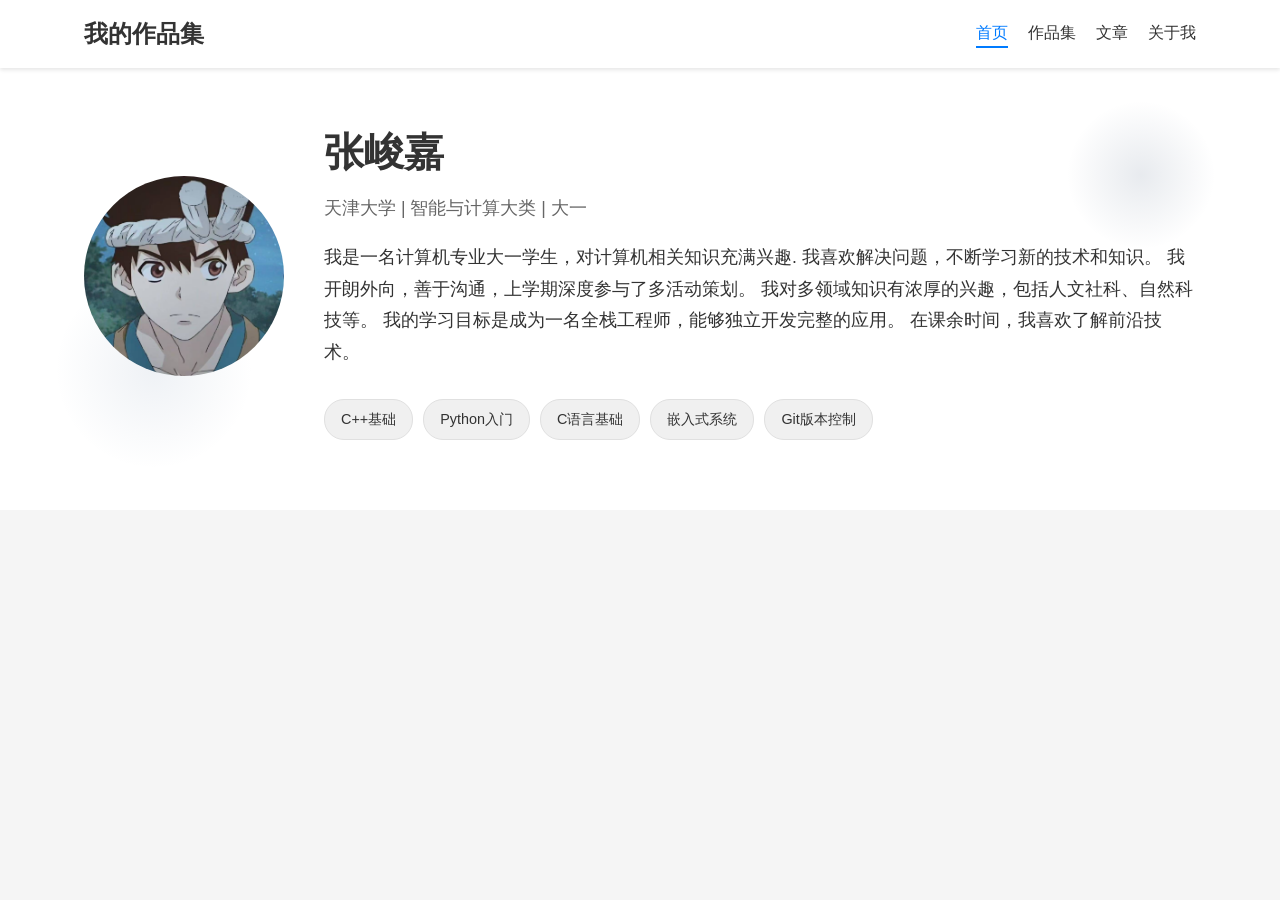
<file: index.html>
<!DOCTYPE html>
<html lang="zh-CN">
<head>
    <meta charset="UTF-8">
    <meta name="viewport" content="width=device-width, initial-scale=1.0">
    <title>个人作品集</title>
    <link rel="stylesheet" href="css/style.css">
</head>
<body>
    <!-- 导航栏 -->
    <nav class="navbar">
        <div class="container">
            <a href="index.html" class="logo">我的作品集</a>
            <div class="nav-links">
                <a href="index.html" class="active">首页</a>
                <a href="portfolio.html">作品集</a>
                <a href="articles.html">文章</a>
                <a href="about.html">关于我</a>
            </div>
        </div>
    </nav>

    <!-- 个人简介部分 -->
    <section class="profile">
        <div class="profile-decoration"></div>
        <div class="container">
            <div class="profile-content">
                <div class="profile-image">
                    <img src="images/头像2.jpg" alt="头像" class="avatar">
                </div>
                <div class="profile-info">
                    <h1>张峻嘉</h1>
                    <p class="school">天津大学 | 智能与计算大类 | 大一</p>
                    <p class="description">
                        我是一名计算机专业大一学生，对计算机相关知识充满兴趣.
                        我喜欢解决问题，不断学习新的技术和知识。
                        我开朗外向，善于沟通，上学期深度参与了多活动策划。
                        我对多领域知识有浓厚的兴趣，包括人文社科、自然科技等。
                        我的学习目标是成为一名全栈工程师，能够独立开发完整的应用。
                        在课余时间，我喜欢了解前沿技术。
                    </p>
                    <div class="skills">
                        <span class="skill-tag">C++基础</span>
                        <span class="skill-tag">Python入门</span>
                        <span class="skill-tag">C语言基础</span>
                        <span class="skill-tag">嵌入式系统</span>   
                        <span class="skill-tag">Git版本控制</span>
                    </div>
                </div>
            </div>
        </div>
    </section>

    <script src="js/script.js"></script>
</body>
</html>
</file>
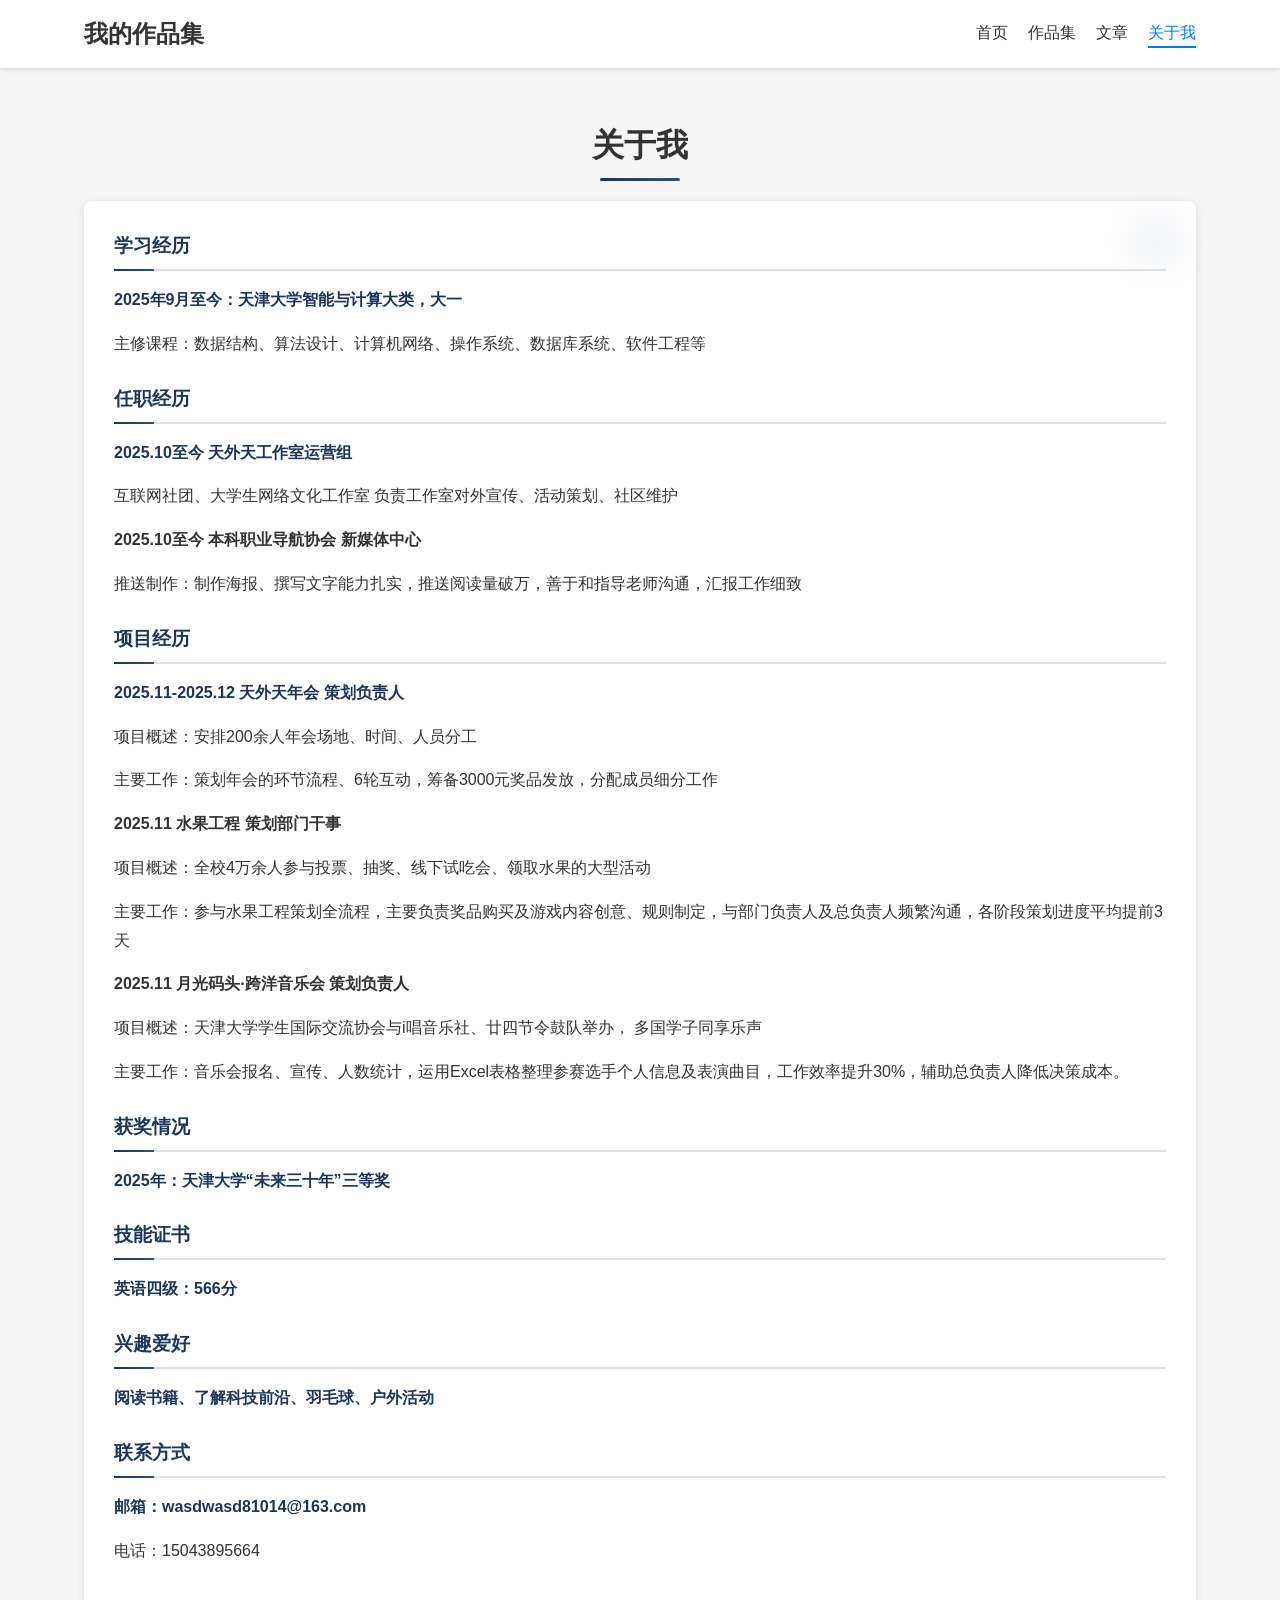
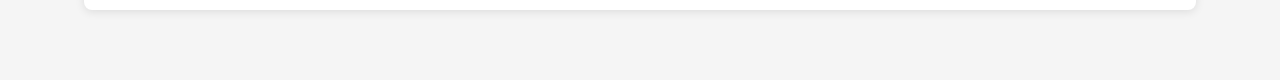
<file: about.html>
<!DOCTYPE html>
<html lang="zh-CN">
<head>
    <meta charset="UTF-8">
    <meta name="viewport" content="width=device-width, initial-scale=1.0">
    <title>关于我</title>
    <link rel="stylesheet" href="css/style.css">
</head>
<body>
    <!-- 导航栏 -->
    <nav class="navbar">
        <div class="container">
            <a href="index.html" class="logo">我的作品集</a>
            <div class="nav-links">
                <a href="index.html">首页</a>
                <a href="portfolio.html">作品集</a>
                <a href="articles.html">文章</a>
                <a href="about.html" class="active">关于我</a>
            </div>
        </div>
    </nav>

    <!-- 关于我部分 -->
    <section class="about">
        <div class="about-decoration"></div>
        <div class="container">
            <h2>关于我</h2>
            <div class="about-content">
                <h3>学习经历</h3>
                <p>2025年9月至今：天津大学智能与计算大类，大一</p>
                <p>主修课程：数据结构、算法设计、计算机网络、操作系统、数据库系统、软件工程等</p>
                
                <h3>任职经历</h3>
                <p>2025.10至今 天外天工作室运营组</p>
                <p>互联网社团、大学生网络文化工作室 负责工作室对外宣传、活动策划、社区维护</p>
                <p class="bold-blue">2025.10至今 本科职业导航协会 新媒体中心</p>
                <p>推送制作：制作海报、撰写文字能力扎实，推送阅读量破万，善于和指导老师沟通，汇报工作细致</p>

                <h3>项目经历</h3>
                <p>2025.11-2025.12 天外天年会 策划负责人</p>
                <p>项目概述：安排200余人年会场地、时间、人员分工</p>
                <p>主要工作：策划年会的环节流程、6轮互动，筹备3000元奖品发放，分配成员细分工作</p>
                <p class="bold-blue">2025.11 水果工程 策划部门干事</p>
                <p>项目概述：全校4万余人参与投票、抽奖、线下试吃会、领取水果的大型活动</p>
                <p>主要工作：参与水果工程策划全流程，主要负责奖品购买及游戏内容创意、规则制定，与部门负责人及总负责人频繁沟通，各阶段策划进度平均提前3天</p>
                <p class="bold-blue">2025.11 月光码头·跨洋音乐会 策划负责人</p>
                <p>项目概述：天津大学学生国际交流协会与i唱音乐社、廿四节令鼓队举办， 多国学子同享乐声 </p>
                <p>主要工作：音乐会报名、宣传、人数统计，运用Excel表格整理参赛选手个人信息及表演曲目，工作效率提升30%，辅助总负责人降低决策成本。</p>
                <p></p>
                
                <h3>获奖情况</h3>
                <p>2025年：天津大学“未来三十年”三等奖</p>
                
                <h3>技能证书</h3>
                <p>英语四级：566分</p>

                <h3>兴趣爱好</h3>
                <p>阅读书籍、了解科技前沿、羽毛球、户外活动</p>
                
                <h3>联系方式</h3>
                <p>邮箱：wasdwasd81014@163.com</p>
                <p>电话：15043895664</p>
            </div>
        </div>
    </section>

    <script src="js/script.js"></script>
</body>
</html>
</file>
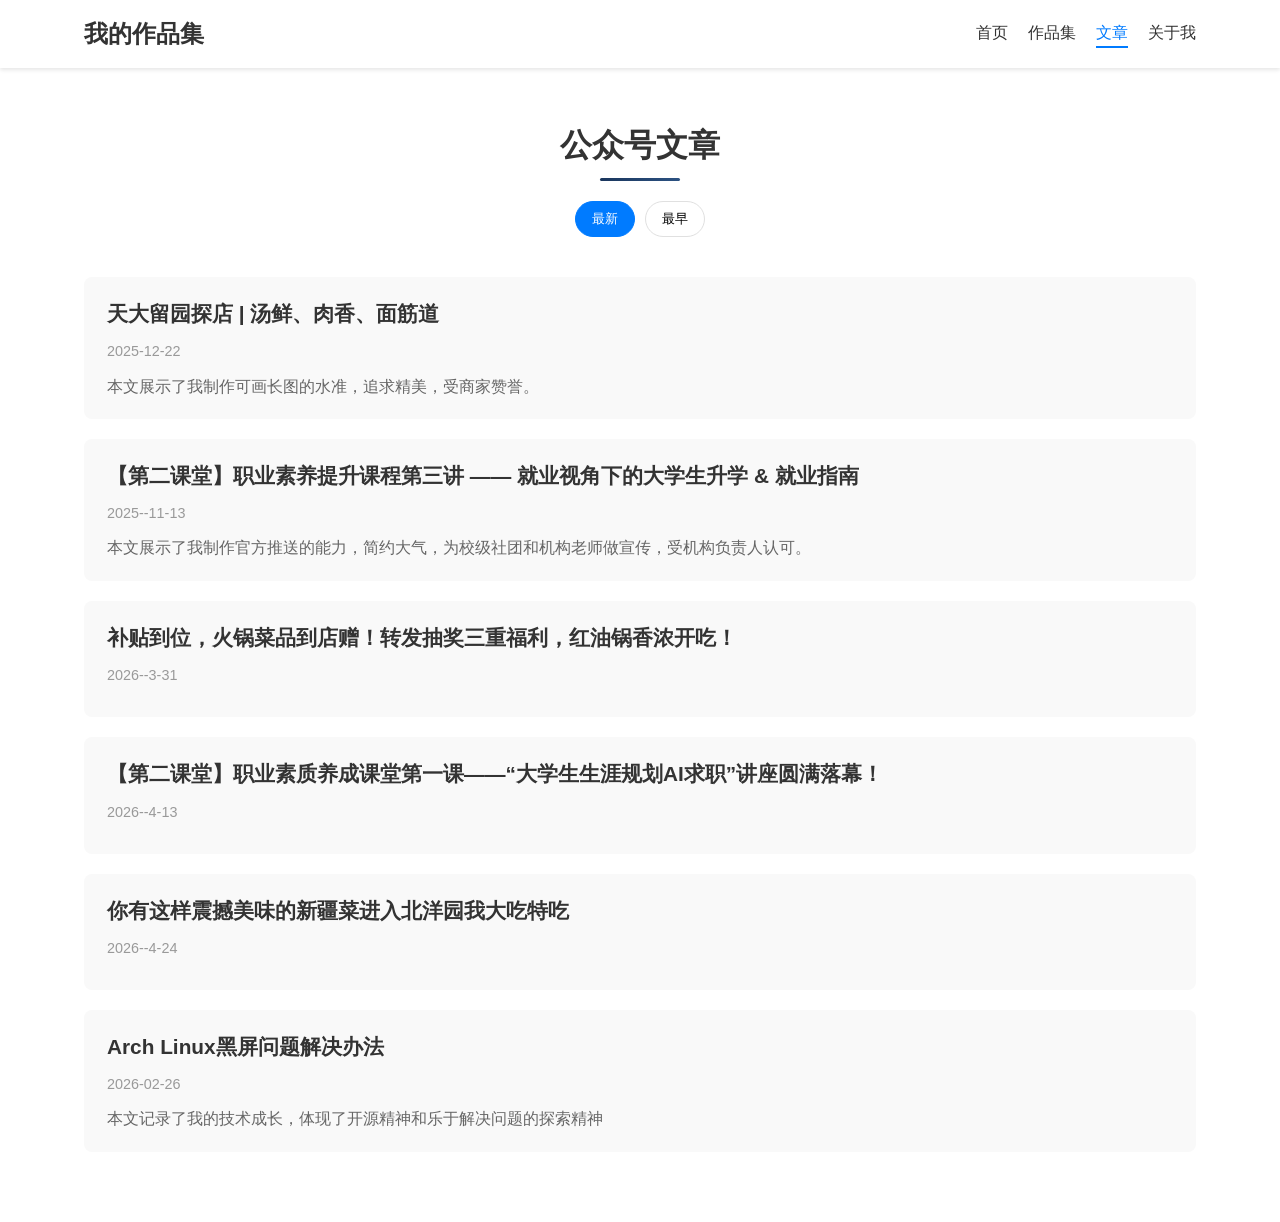
<file: articles.html>
<!DOCTYPE html>
<html lang="zh-CN">
<head>
    <meta charset="UTF-8">
    <meta name="viewport" content="width=device-width, initial-scale=1.0">
    <title>文章</title>
    <link rel="stylesheet" href="css/style.css">
</head>
<body>
    <!-- 导航栏 -->
    <nav class="navbar">
        <div class="container">
            <a href="index.html" class="logo">我的作品集</a>
            <div class="nav-links">
                <a href="index.html">首页</a>
                <a href="portfolio.html">作品集</a>
                <a href="articles.html" class="active">文章</a>
                <a href="about.html">关于我</a>
            </div>
        </div>
    </nav>

    <!-- 文章部分 -->
    <section class="articles">
        <div class="articles-decoration"></div>
        <div class="container">
            <h2>公众号文章</h2>
            
            <!-- 排序按钮 -->
            <div class="sort-buttons">
                <button class="sort-btn active" data-sort="newest">最新</button>
                <button class="sort-btn" data-sort="oldest">最早</button>
            </div>

            <!-- 文章列表 -->
            <div class="article-list">
                <!-- 文章1 -->
                <div class="article-item" data-date="2024-03-29">
                    <a href="https://mp.weixin.qq.com/s/yO7g-xNWplkF_w4WzhbSng" class="article-link" target="_blank">
                        <h3>天大留园探店 | 汤鲜、肉香、面筋道</h3>
                        <p class="article-date">2025-12-22</p>
                        <p class="article-summary">本文展示了我制作可画长图的水准，追求精美，受商家赞誉。</p>
                    </a>
                </div>

                <!-- 文章2 -->
                <div class="article-item" data-date="2024-03-20">
                    <a href="https://mp.weixin.qq.com/s/3nxwi9fH0iV9BeTz28ARJw" class="article-link" target="_blank">
                        <h3>【第二课堂】职业素养提升课程第三讲 —— 就业视角下的大学生升学 & 就业指南</h3>
                        <p class="article-date">2025--11-13</p>
                        <p class="article-summary">本文展示了我制作官方推送的能力，简约大气，为校级社团和机构老师做宣传，受机构负责人认可。</p>
                    </a>
                </div>

                <!-- 文章3 -->
                <div class="article-item" data-date="2024-03-20">
                    <a href="https://mp.weixin.qq.com/s/3nxwi9fH0iV9BeTz28ARJw" class="article-link" target="_blank">
                        <h3>补贴到位，火锅菜品到店赠！转发抽奖三重福利，红油锅香浓开吃！</h3>
                        <p class="article-date">2026--3-31</p>
                        <p class="article-summary"></p>
                    </a>
                </div>

                <!-- 文章4 -->
                <div class="article-item" data-date="2024-03-20">
                    <a href="https://mp.weixin.qq.com/s/QYmh3oN0435lcD6Ut6lMzQ" class="article-link" target="_blank">
                        <h3>【第二课堂】职业素质养成课堂第一课——“大学生生涯规划AI求职”讲座圆满落幕！</h3>
                        <p class="article-date">2026--4-13</p>
                        <p class="article-summary"></p>
                    </a>
                </div>  

                <!-- 文章5 -->
                <div class="article-item" data-date="2024-03-20">
                    <a href="https://mp.weixin.qq.com/s/7TmR6edUzQn5IQC4OzDdvg" class="article-link" target="_blank">
                        <h3>你有这样震撼美味的新疆菜进入北洋园我大吃特吃</h3>
                        <p class="article-date">2026--4-24</p>
                        <p class="article-summary"></p>
                    </a>
                </div>                


                <!-- 文章6 -->
                <div class="article-item" data-date="2024-03-10">
                    <a href="https://blog.csdn.net/2601_95136551/article/details/158420652?fromshare=blogdetail&sharetype=blogdetail&sharerId=158420652&sharerefer=PC&sharesource=2601_95136551&sharefrom=from_link" class="article-link" target="_blank">
                        <h3>Arch Linux黑屏问题解决办法</h3>
                        <p class="article-date">2026-02-26</p>
                        <p class="article-summary">本文记录了我的技术成长，体现了开源精神和乐于解决问题的探索精神</p>
                    </a>
                </div>
            </div>
        </div>
    </section>

    <script src="js/script.js"></script>
</body>
</html>
</file>
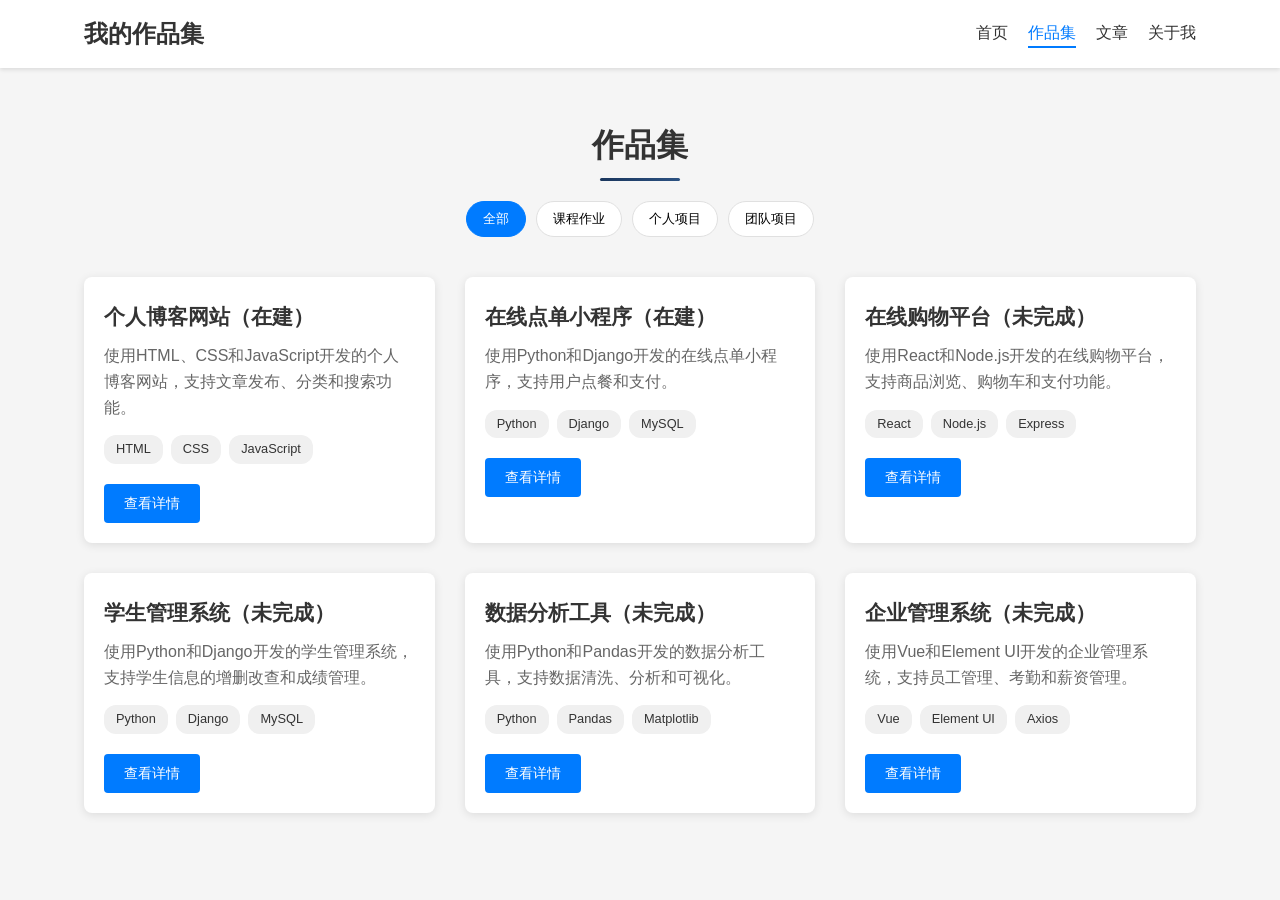
<file: portfolio.html>
<!DOCTYPE html>
<html lang="zh-CN">
<head>
    <meta charset="UTF-8">
    <meta name="viewport" content="width=device-width, initial-scale=1.0">
    <title>作品集</title>
    <link rel="stylesheet" href="css/style.css">
</head>
<body>
    <!-- 导航栏 -->
    <nav class="navbar">
        <div class="container">
            <a href="index.html" class="logo">我的作品集</a>
            <div class="nav-links">
                <a href="index.html">首页</a>
                <a href="portfolio.html" class="active">作品集</a>
                <a href="articles.html">文章</a>
                <a href="about.html">关于我</a>
            </div>
        </div>
    </nav>

    <!-- 作品集部分 -->
    <section class="portfolio">
        <div class="portfolio-decoration"></div>
        <div class="container">
            <h2>作品集</h2>
            
            <!-- 分类筛选 -->
            <div class="filter-buttons">
                <button class="filter-btn active" data-filter="all">全部</button>
                <button class="filter-btn" data-filter="course">课程作业</button>
                <button class="filter-btn" data-filter="personal">个人项目</button>
                <button class="filter-btn" data-filter="team">团队项目</button>
            </div>

            <!-- 项目网格 -->
            <div class="project-grid">
                <!-- 项目1 -->
                <div class="project-card" data-category="course">
                    <div class="project-content">
                        <h3>个人博客网站（在建）</h3>
                        <p class="project-description">使用HTML、CSS和JavaScript开发的个人博客网站，支持文章发布、分类和搜索功能。</p>
                        <div class="project-tags">
                            <span class="tag">HTML</span>
                            <span class="tag">CSS</span>
                            <span class="tag">JavaScript</span>
                        </div>
                        <button class="view-details">查看详情</button>
                    </div>
                </div>

                <!-- 项目2 -->
                <div class="project-card" data-category="personal">
                    <div class="project-content">
                        <h3>在线点单小程序（在建）</h3>
                        <p class="project-description">使用Python和Django开发的在线点单小程序，支持用户点餐和支付。</p>
                        <div class="project-tags">
                            <span class="tag">Python</span>
                            <span class="tag">Django</span>
                            <span class="tag">MySQL</span>
                        </div>
                        <button class="view-details">查看详情</button>
                    </div>
                </div>

                <!-- 项目3 -->
                <div class="project-card" data-category="team">
                    <div class="project-content">
                        <h3>在线购物平台（未完成）</h3>
                        <p class="project-description">使用React和Node.js开发的在线购物平台，支持商品浏览、购物车和支付功能。</p>
                        <div class="project-tags">
                            <span class="tag">React</span>
                            <span class="tag">Node.js</span>
                            <span class="tag">Express</span>
                        </div>
                        <button class="view-details">查看详情</button>
                    </div>
                </div>

                <!-- 项目4 -->
                <div class="project-card" data-category="personal">
                    <div class="project-content">
                        <h3>学生管理系统（未完成）</h3>
                        <p class="project-description">使用Python和Django开发的学生管理系统，支持学生信息的增删改查和成绩管理。</p>
                        <div class="project-tags">
                            <span class="tag">Python</span>
                            <span class="tag">Django</span>
                            <span class="tag">MySQL</span>
                        </div>
                        <button class="view-details">查看详情</button>
                    </div>
                </div>

                <!-- 项目5 -->
                <div class="project-card" data-category="personal">
                    <div class="project-content">
                        <h3>数据分析工具（未完成）</h3>
                        <p class="project-description">使用Python和Pandas开发的数据分析工具，支持数据清洗、分析和可视化。</p>
                        <div class="project-tags">
                            <span class="tag">Python</span>
                            <span class="tag">Pandas</span>
                            <span class="tag">Matplotlib</span>
                        </div>
                        <button class="view-details">查看详情</button>
                    </div>
                </div>

                <!-- 项目6 -->
                <div class="project-card" data-category="team">
                    <div class="project-content">
                        <h3>企业管理系统（未完成）</h3>
                        <p class="project-description">使用Vue和Element UI开发的企业管理系统，支持员工管理、考勤和薪资管理。</p>
                        <div class="project-tags">
                            <span class="tag">Vue</span>
                            <span class="tag">Element UI</span>
                            <span class="tag">Axios</span>
                        </div>
                        <button class="view-details">查看详情</button>
                    </div>
                </div>
            </div>
        </div>
    </section>

    <script src="js/script.js"></script>
</body>
</html>
</file>
<file: css/style.css>
/* 全局样式 */
* {
    margin: 0;
    padding: 0;
    box-sizing: border-box;
}

body {
    font-family: 'Arial', sans-serif;
    line-height: 1.6;
    color: #333;
    background-color: #f5f5f5;
}

.container {
    width: 90%;
    max-width: 1200px;
    margin: 0 auto;
    padding: 20px;
}

/* 导航栏样式 */
.navbar {
    position: fixed;
    top: 0;
    left: 0;
    width: 100%;
    background-color: white;
    box-shadow: 0 2px 4px rgba(0, 0, 0, 0.1);
    z-index: 1000;
}

.navbar .container {
    display: flex;
    justify-content: space-between;
    align-items: center;
    padding: 15px 20px;
}

.logo {
    font-size: 1.5rem;
    font-weight: bold;
    color: #333;
    text-decoration: none;
}

.nav-links {
    display: flex;
    gap: 20px;
}

.nav-links a {
    text-decoration: none;
    color: #333;
    font-weight: 500;
    transition: color 0.3s;
}

.nav-links a:hover {
    color: #007bff;
}

.nav-links a.active {
    color: #007bff;
    border-bottom: 2px solid #007bff;
}

/* 个人简介样式 */
.profile {
    padding: 100px 0 50px;
    background-color: white;
    position: relative;
    overflow: hidden;
}

.profile-decoration {
    position: absolute;
    top: 0;
    left: 0;
    width: 100%;
    height: 8px;
    background: linear-gradient(90deg, #1a365d 0%, #2c5282 50%, #1a365d 100%);
}

.profile-content {
    display: flex;
    flex-wrap: wrap;
    gap: 40px;
    align-items: center;
    position: relative;
    z-index: 1;
}

.profile-content::before {
    content: '';
    position: absolute;
    top: -20px;
    right: -20px;
    width: 150px;
    height: 150px;
    background: radial-gradient(circle, rgba(26, 54, 93, 0.1) 0%, transparent 70%);
    border-radius: 50%;
    z-index: -1;
}

.profile-content::after {
    content: '';
    position: absolute;
    bottom: -30px;
    left: -30px;
    width: 200px;
    height: 200px;
    background: radial-gradient(circle, rgba(44, 82, 130, 0.08) 0%, transparent 70%);
    border-radius: 50%;
    z-index: -1;
}

.profile-image {
    flex: 0 0 200px;
}

.avatar {
    width: 200px;
    height: 200px;
    border-radius: 50%;
    object-fit: cover;
}

.avatar-placeholder {
    width: 200px;
    height: 200px;
    background-color: #e0e0e0;
    border-radius: 50%;
    display: flex;
    align-items: center;
    justify-content: center;
    font-size: 1.2rem;
    color: #666;
}

.profile-info {
    flex: 1;
    min-width: 300px;
}

.profile-info h1 {
    font-size: 2.5rem;
    margin-bottom: 10px;
    color: #333;
}

.school {
    font-size: 1.1rem;
    color: #666;
    margin-bottom: 20px;
}

.description {
    font-size: 1.1rem;
    margin-bottom: 30px;
    line-height: 1.8;
}

.skills {
    display: flex;
    flex-wrap: wrap;
    gap: 10px;
}

.skill-tag {
    background-color: #f0f0f0;
    padding: 8px 16px;
    border-radius: 20px;
    font-size: 0.9rem;
    color: #333;
    border: 1px solid #e0e0e0;
}

/* 作品集样式 */
.portfolio {
    padding: 100px 0 50px;
    background-color: #f5f5f5;
    position: relative;
    overflow: hidden;
}

.portfolio-decoration {
    position: absolute;
    top: 0;
    left: 0;
    width: 100%;
    height: 6px;
    background: linear-gradient(90deg, #1a365d 0%, #2c5282 50%, #1a365d 100%);
}

.portfolio h2 {
    font-size: 2rem;
    margin-bottom: 30px;
    text-align: center;
    color: #333;
    position: relative;
    display: inline-block;
    width: 100%;
}

.portfolio h2::after {
    content: '';
    position: absolute;
    bottom: -10px;
    left: 50%;
    transform: translateX(-50%);
    width: 80px;
    height: 3px;
    background: linear-gradient(90deg, #1a365d, #2c5282);
    border-radius: 2px;
}

.filter-buttons {
    display: flex;
    justify-content: center;
    gap: 10px;
    margin-bottom: 40px;
    flex-wrap: wrap;
}

.filter-btn {
    padding: 8px 16px;
    border: 1px solid #e0e0e0;
    background-color: white;
    border-radius: 20px;
    cursor: pointer;
    transition: all 0.3s;
}

.filter-btn:hover {
    background-color: #f0f0f0;
}

.filter-btn.active {
    background-color: #007bff;
    color: white;
    border-color: #007bff;
}

.project-grid {
    display: grid;
    grid-template-columns: repeat(auto-fill, minmax(300px, 1fr));
    gap: 30px;
}

.project-card {
    background-color: white;
    border-radius: 8px;
    overflow: hidden;
    box-shadow: 0 2px 10px rgba(0, 0, 0, 0.1);
    transition: transform 0.3s, box-shadow 0.3s;
    position: relative;
    border-top: 3px solid transparent;
}

.project-card::before {
    content: '';
    position: absolute;
    top: 0;
    left: 0;
    width: 100%;
    height: 3px;
    background: linear-gradient(90deg, #1a365d, #2c5282);
    opacity: 0;
    transition: opacity 0.3s;
}

.project-card:hover {
    transform: translateY(-5px);
    box-shadow: 0 5px 20px rgba(0, 0, 0, 0.15);
}

.project-card:hover::before {
    opacity: 1;
}

.project-content {
    padding: 20px;
}

.project-content h3 {
    font-size: 1.3rem;
    margin-bottom: 10px;
    color: #333;
}

.project-description {
    margin-bottom: 15px;
    color: #666;
    line-height: 1.6;
}

.project-tags {
    display: flex;
    flex-wrap: wrap;
    gap: 8px;
    margin-bottom: 20px;
}

.tag {
    background-color: #f0f0f0;
    padding: 4px 12px;
    border-radius: 12px;
    font-size: 0.8rem;
    color: #333;
}

.view-details {
    background-color: #007bff;
    color: white;
    border: none;
    padding: 10px 20px;
    border-radius: 4px;
    cursor: pointer;
    font-size: 0.9rem;
    transition: background-color 0.3s;
}

.view-details:hover {
    background-color: #0056b3;
}

/* 文章样式 */
.articles {
    padding: 100px 0 50px;
    background-color: white;
    position: relative;
    overflow: hidden;
}

.articles-decoration {
    position: absolute;
    top: 0;
    left: 0;
    width: 100%;
    height: 6px;
    background: linear-gradient(90deg, #1a365d 0%, #2c5282 50%, #1a365d 100%);
}

.articles h2 {
    font-size: 2rem;
    margin-bottom: 30px;
    text-align: center;
    color: #333;
    position: relative;
    display: inline-block;
    width: 100%;
}

.articles h2::after {
    content: '';
    position: absolute;
    bottom: -10px;
    left: 50%;
    transform: translateX(-50%);
    width: 80px;
    height: 3px;
    background: linear-gradient(90deg, #1a365d, #2c5282);
    border-radius: 2px;
}

.sort-buttons {
    display: flex;
    justify-content: center;
    gap: 10px;
    margin-bottom: 40px;
    flex-wrap: wrap;
}

.sort-btn {
    padding: 8px 16px;
    border: 1px solid #e0e0e0;
    background-color: white;
    border-radius: 20px;
    cursor: pointer;
    transition: all 0.3s;
}

.sort-btn:hover {
    background-color: #f0f0f0;
}

.sort-btn.active {
    background-color: #007bff;
    color: white;
    border-color: #007bff;
}

.article-list {
    display: flex;
    flex-direction: column;
    gap: 20px;
}

.article-item {
    background-color: #f9f9f9;
    border-radius: 8px;
    padding: 20px;
    transition: transform 0.3s, box-shadow 0.3s;
    position: relative;
    border-left: 3px solid transparent;
}

.article-item::before {
    content: '';
    position: absolute;
    top: 0;
    left: 0;
    width: 3px;
    height: 100%;
    background: linear-gradient(180deg, #1a365d, #2c5282);
    opacity: 0;
    transition: opacity 0.3s;
}

.article-item:hover {
    transform: translateY(-2px);
    box-shadow: 0 2px 10px rgba(0, 0, 0, 0.1);
}

.article-item:hover::before {
    opacity: 1;
}

.article-link {
    text-decoration: none;
    color: #333;
    display: block;
}

.article-link h3 {
    font-size: 1.3rem;
    margin-bottom: 10px;
    transition: color 0.3s;
}

.article-link:hover h3 {
    color: #007bff;
}

.article-date {
    font-size: 0.9rem;
    color: #999;
    margin-bottom: 10px;
}

.article-summary {
    color: #666;
    line-height: 1.6;
}

/* 关于我样式 */
.about {
    padding: 100px 0 50px;
    background-color: #f5f5f5;
    position: relative;
    overflow: hidden;
}

/* 深蓝色粗体样式 */
.bold-blue {
    font-weight: bold;
    color: #1a365d;
    font-size: 1rem;
    margin-bottom: 15px;
    line-height: 1.8;
}

.about-decoration {
    position: absolute;
    top: 0;
    left: 0;
    width: 100%;
    height: 6px;
    background: linear-gradient(90deg, #1a365d 0%, #2c5282 50%, #1a365d 100%);
}

.about h2 {
    font-size: 2rem;
    margin-bottom: 30px;
    text-align: center;
    color: #333;
    position: relative;
    display: inline-block;
    width: 100%;
}

.about h2::after {
    content: '';
    position: absolute;
    bottom: -10px;
    left: 50%;
    transform: translateX(-50%);
    width: 80px;
    height: 3px;
    background: linear-gradient(90deg, #1a365d, #2c5282);
    border-radius: 2px;
}

.about-content {
    background-color: white;
    border-radius: 8px;
    padding: 30px;
    box-shadow: 0 2px 10px rgba(0, 0, 0, 0.1);
    position: relative;
}

.about-content::before {
    content: '';
    position: absolute;
    top: -10px;
    right: -10px;
    width: 100px;
    height: 100px;
    background: radial-gradient(circle, rgba(26, 54, 93, 0.05) 0%, transparent 70%);
    border-radius: 50%;
    z-index: 0;
}

.about-content h3 {
    color: #1a365d;
    margin-bottom: 15px;
    margin-top: 25px;
    position: relative;
    padding-bottom: 8px;
    border-bottom: 2px solid #e0e0e0;
}

.about-content h3:first-child {
    margin-top: 0;
}

.about-content h3::after {
    content: '';
    position: absolute;
    bottom: -2px;
    left: 0;
    width: 40px;
    height: 2px;
    background: linear-gradient(90deg, #1a365d, #2c5282);
}

.about-content h3 + p {
    font-weight: bold;
    color: #1a365d;
    font-size: 1rem;
    margin-bottom: 15px;
}

.about-content p {
    font-size: 1rem;
    margin-bottom: 15px;
    line-height: 1.8;
    color: #333;
}

/* 响应式设计 */
@media (max-width: 768px) {
    .navbar .container {
        flex-direction: column;
        gap: 10px;
        padding: 10px 20px;
    }

    .nav-links {
        flex-wrap: wrap;
        justify-content: center;
    }

    .profile-content {
        flex-direction: column;
        text-align: center;
    }

    .profile-info {
        min-width: 100%;
    }

    .project-grid {
        grid-template-columns: 1fr;
    }

    .filter-buttons,
    .sort-buttons {
        flex-direction: column;
        align-items: center;
    }

    .filter-btn,
    .sort-btn {
        width: 100%;
        max-width: 200px;
    }
}

@media (max-width: 480px) {
    .profile-info h1 {
        font-size: 2rem;
    }

    .portfolio h2,
    .articles h2,
    .about h2 {
        font-size: 1.5rem;
    }

    .container {
        padding: 10px;
    }

    .project-content,
    .article-item,
    .about-content {
        padding: 15px;
    }
}
</file>
